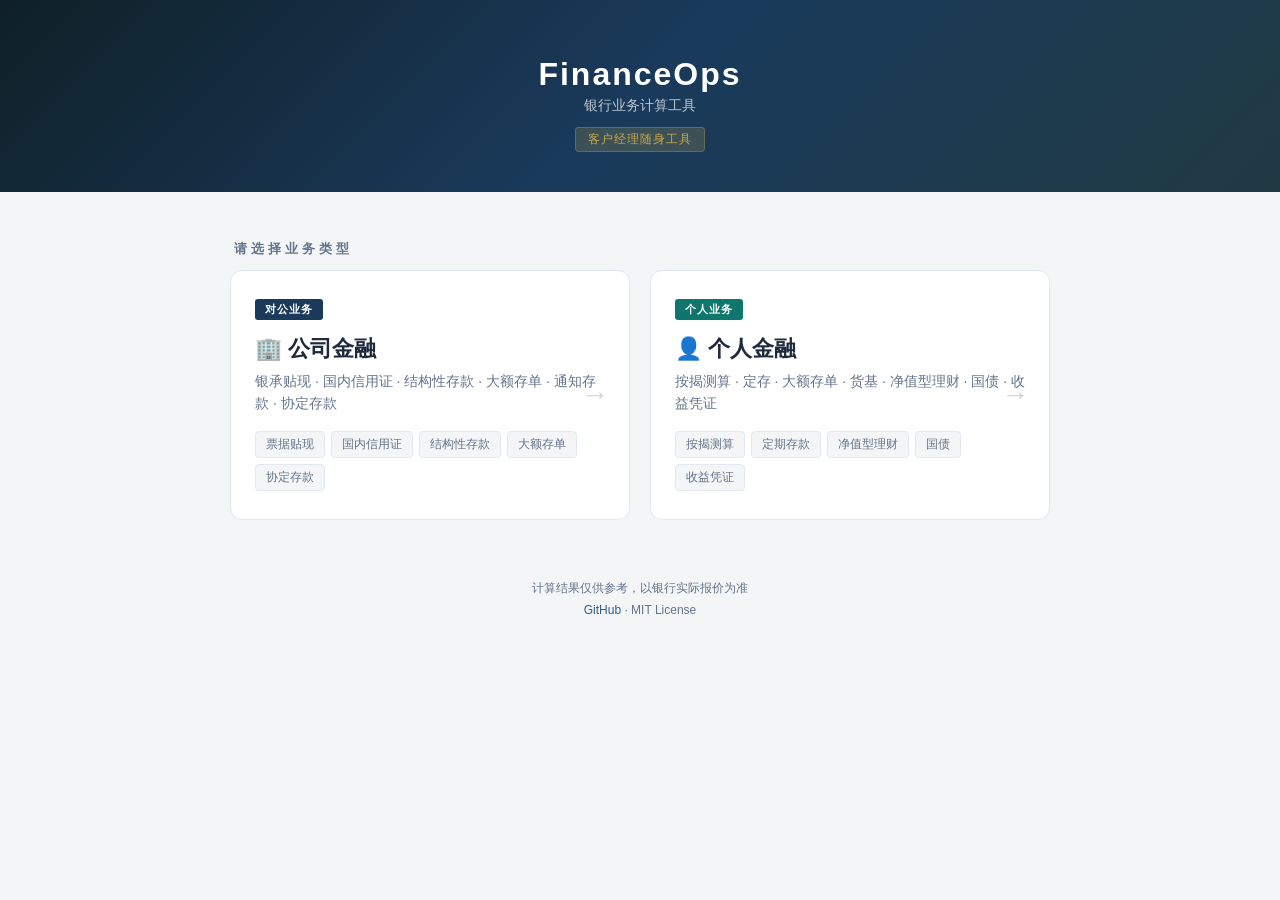
<file: index.html>
<!DOCTYPE html>
<html lang="zh-CN">
<head>
<meta charset="UTF-8">
<meta name="viewport" content="width=device-width, initial-scale=1.0, user-scalable=no">
<title>FinanceOps — 银行业务计算工具</title>
<style>
:root {
  --primary: #1a3a5c;
  --primary-light: #2d5f8a;
  --accent: #c9a94e;
  --bg: #f4f5f7;
  --card-bg: #ffffff;
  --text: #1e293b;
  --text-secondary: #64748b;
  --border: #e2e8f0;
  --green: #0f766e;
  --red: #b91c1c;
  --radius: 12px;
}
@media (prefers-color-scheme: dark) {
  :root {
    --bg: #0f172a;
    --card-bg: #1a2332;
    --text: #e2e8f0;
    --text-secondary: #94a3b8;
    --border: #1e3a5f;
    --primary: #2d5f8a;
    --primary-light: #3b82f6;
  }
}
* { box-sizing: border-box; margin: 0; padding: 0; }
body {
  font-family: -apple-system, BlinkMacSystemFont, "PingFang SC", "Hiragino Sans GB", "Microsoft YaHei", sans-serif;
  background: var(--bg); color: var(--text); min-height: 100vh;
}
.hero {
  background: linear-gradient(135deg, #0f2027 0%, #1a3a5c 50%, #203a43 100%);
  color: #fff; text-align: center; padding: 56px 20px 40px;
}
.hero h1 { font-size: 32px; font-weight: 700; letter-spacing: 2px; margin-bottom: 4px; }
.hero .sub { font-size: 14px; opacity: 0.7; font-weight: 400; margin-bottom: 12px; }
.hero .badge { display: inline-block; background: rgba(201,169,78,0.2); color: var(--accent);
  border: 1px solid rgba(201,169,78,0.3); border-radius: 4px; padding: 3px 12px; font-size: 12px; letter-spacing: 1px; }
.divider-section { max-width: 860px; margin: 0 auto; padding: 20px; }
.divider-section h2 { font-size: 13px; color: var(--text-secondary); text-transform: uppercase;
  letter-spacing: 4px; margin: 28px 0 12px; padding-left: 4px; }
.entrance-grid { display: grid; grid-template-columns: 1fr 1fr; gap: 20px; }
@media (max-width: 600px) { .entrance-grid { grid-template-columns: 1fr; } }
.entrance-card {
  display: block; background: var(--card-bg); border-radius: var(--radius);
  padding: 28px 24px; border: 1px solid var(--border); text-decoration: none;
  color: var(--text); transition: all 0.2s; position: relative; overflow: hidden;
}
.entrance-card:hover { transform: translateY(-2px); box-shadow: 0 8px 30px rgba(0,0,0,0.08); border-color: var(--primary-light); }
.entrance-card .badge-type { display: inline-block; padding: 3px 10px; border-radius: 3px;
  font-size: 11px; font-weight: 700; letter-spacing: 1px; margin-bottom: 14px; }
.entrance-card .badge-type.corp { background: var(--primary); color: #fff; }
.entrance-card .badge-type.personal { background: #0f766e; color: #fff; }
.entrance-card h3 { font-size: 22px; font-weight: 700; margin-bottom: 6px; }
.entrance-card .desc { font-size: 14px; color: var(--text-secondary); line-height: 1.6; margin-bottom: 16px; }
.entrance-card .modules { display: flex; flex-wrap: wrap; gap: 6px; }
.entrance-card .module-tag { font-size: 12px; padding: 4px 10px; border-radius: 4px;
  background: var(--bg); color: var(--text-secondary); border: 1px solid var(--border); }
.entrance-card .arrow {
  position: absolute; right: 20px; top: 50%; transform: translateY(-50%);
  font-size: 28px; color: var(--text-secondary); opacity: 0.3; transition: all 0.2s;
}
.entrance-card:hover .arrow { opacity: 0.6; transform: translateY(-50%) translateX(4px); }
.footer { text-align: center; padding: 40px 20px; color: var(--text-secondary); font-size: 12px; }
.footer a { color: var(--primary-light); text-decoration: none; }
</style>
</head>
<body>

<div class="hero">
  <h1>FinanceOps</h1>
  <p class="sub">银行业务计算工具</p>
  <span class="badge">客户经理随身工具</span>
</div>

<div class="divider-section">
  <h2>请选择业务类型</h2>
  <div class="entrance-grid">
    <a href="corp.html" class="entrance-card">
      <span class="badge-type corp">对公业务</span>
      <h3>🏢 公司金融</h3>
      <p class="desc">银承贴现 · 国内信用证 · 结构性存款 · 大额存单 · 通知存款 · 协定存款</p>
      <div class="modules">
        <span class="module-tag">票据贴现</span>
        <span class="module-tag">国内信用证</span>
        <span class="module-tag">结构性存款</span>
        <span class="module-tag">大额存单</span>
        <span class="module-tag">协定存款</span>
      </div>
      <span class="arrow">→</span>
    </a>
    <a href="personal.html" class="entrance-card">
      <span class="badge-type personal">个人业务</span>
      <h3>👤 个人金融</h3>
      <p class="desc">按揭测算 · 定存 · 大额存单 · 货基 · 净值型理财 · 国债 · 收益凭证</p>
      <div class="modules">
        <span class="module-tag">按揭测算</span>
        <span class="module-tag">定期存款</span>
        <span class="module-tag">净值型理财</span>
        <span class="module-tag">国债</span>
        <span class="module-tag">收益凭证</span>
      </div>
      <span class="arrow">→</span>
    </a>
  </div>
</div>

<footer class="footer">
  <p>计算结果仅供参考，以银行实际报价为准</p>
  <p style="margin-top:6px"><a href="https://github.com/koalazzy/finance-ops" target="_blank">GitHub</a> · MIT License</p>
</footer>

</body>
</html>
</file>
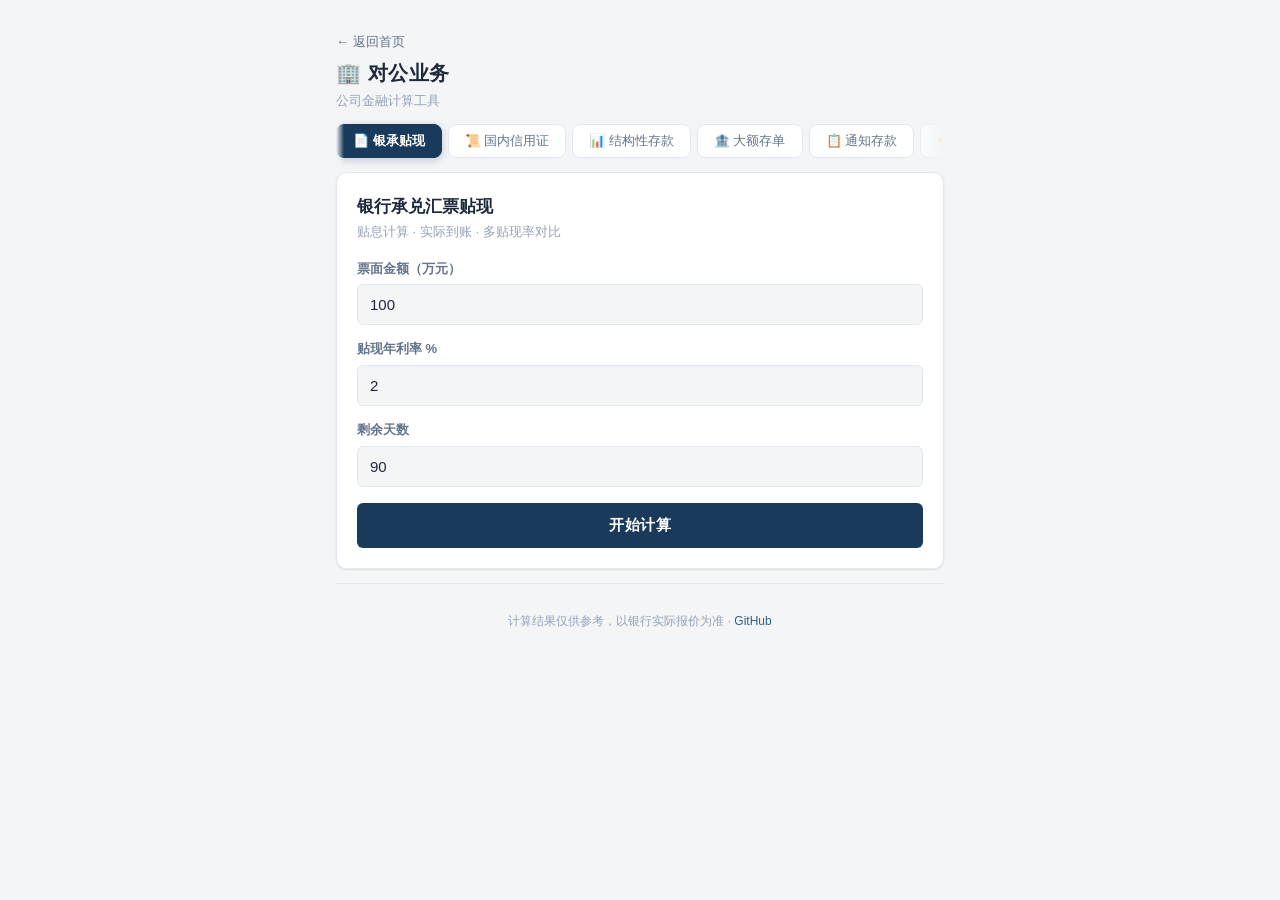
<file: corp.html>
<!DOCTYPE html>
<html lang="zh-CN">
<head>
<meta charset="UTF-8">
<meta name="viewport" content="width=device-width, initial-scale=1.0, user-scalable=no">
<title>对公业务 — FinanceOps</title>
<link rel="stylesheet" href="css/style.css">
</head>
<body>
<div class="app">
  <header class="header">
    <a href="index.html" class="back-link">← 返回首页</a>
    <h1 class="logo">🏢 对公业务</h1>
    <p class="subtitle">公司金融计算工具</p>
  </header>

  <nav class="tabs" id="tabs">
    <button class="tab active" data-tab="acceptance">📄 银承贴现</button>
    <button class="tab" data-tab="lc">📜 国内信用证</button>
    <button class="tab" data-tab="structured">📊 结构性存款</button>
    <button class="tab" data-tab="cd">🏦 大额存单</button>
    <button class="tab" data-tab="notice">📋 通知存款</button>
    <button class="tab" data-tab="agreement">🤝 协定存款</button>
  </nav>

  <main class="content" id="content"></main>

  <footer class="footer">
    <p>计算结果仅供参考，以银行实际报价为准 · <a href="https://github.com/koalazzy/finance-ops" target="_blank">GitHub</a></p>
  </footer>
</div>
<script src="js/calculator.js"></script>
<script src="js/corp.js"></script>
</body>
</html>
</file>
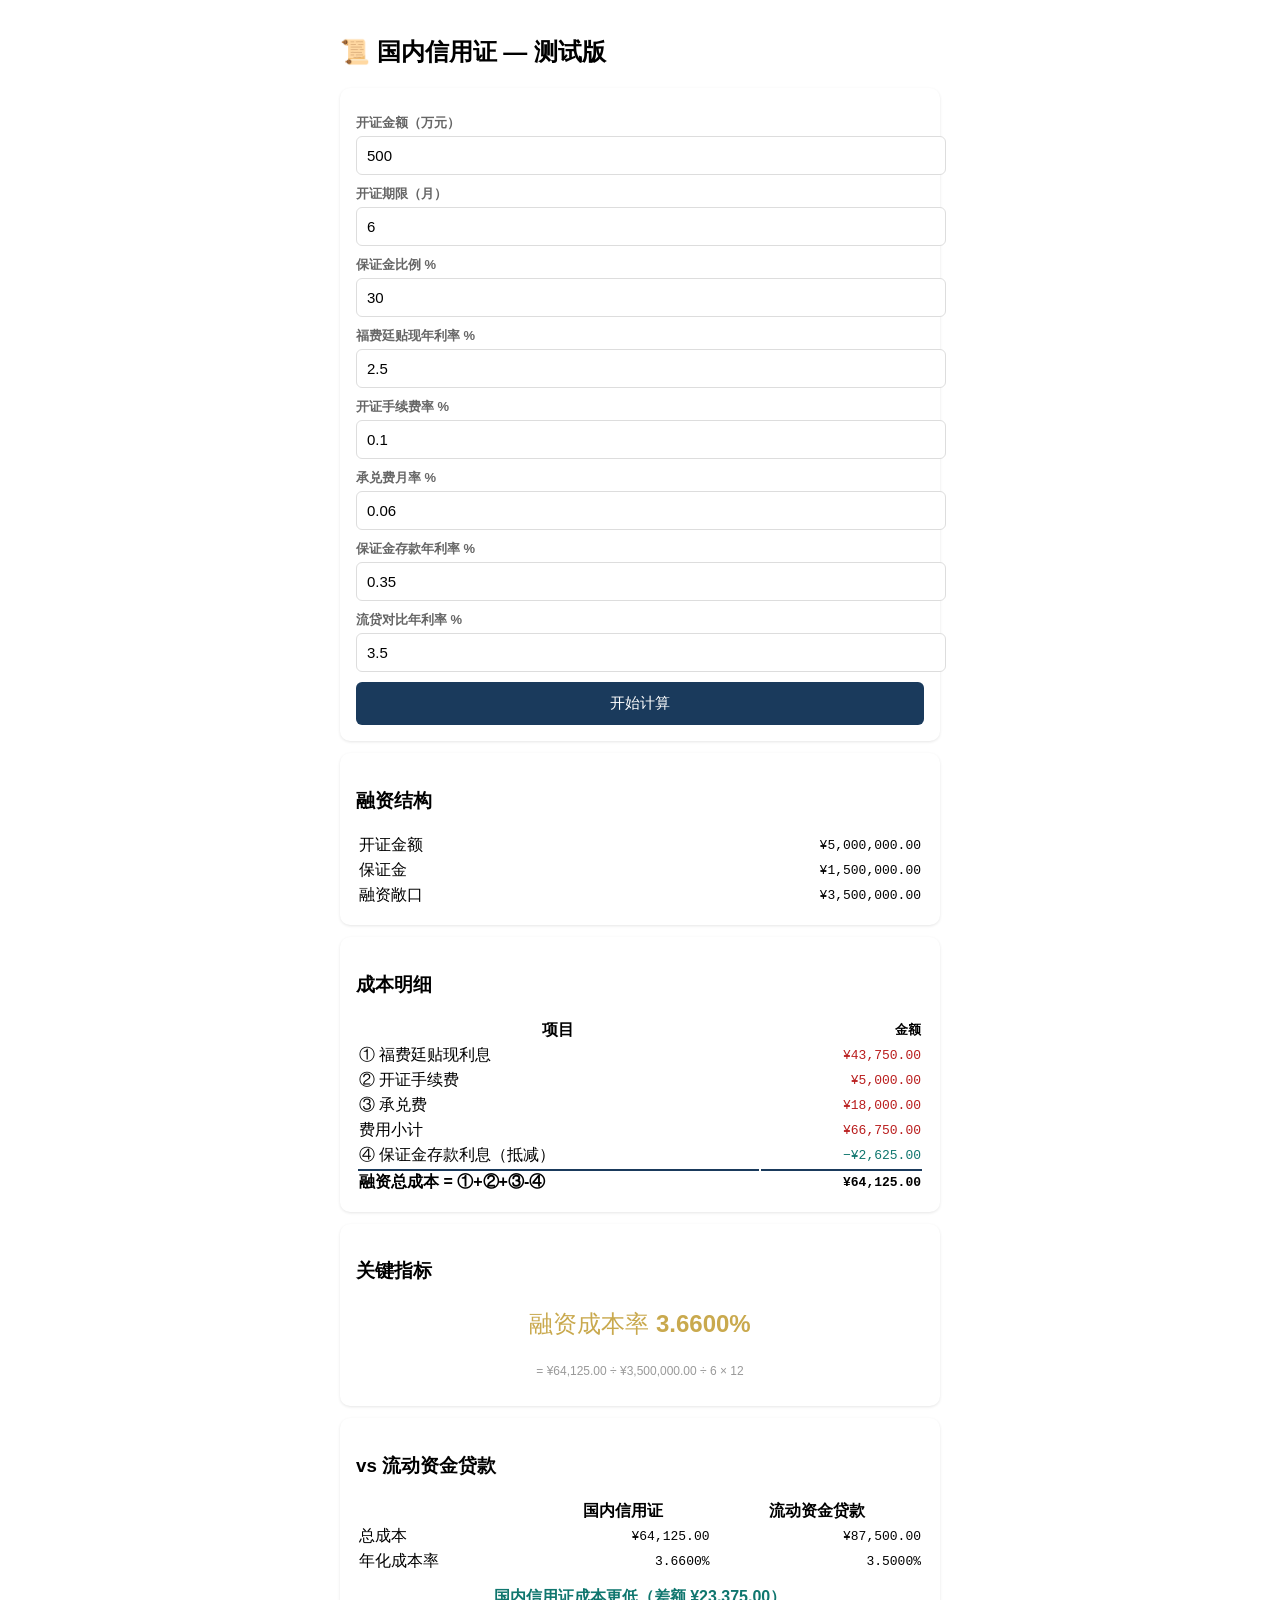
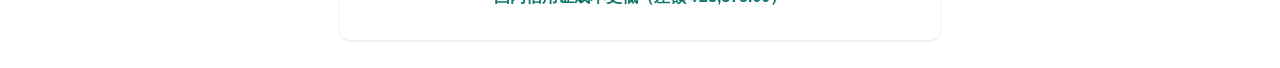
<file: lc-test.html>
<!DOCTYPE html>
<html lang="zh-CN">
<head>
<meta charset="UTF-8">
<meta name="viewport" content="width=device-width, initial-scale=1.0, user-scalable=no">
<title>国内信用证测试</title>
<style>
body { font-family: -apple-system, "PingFang SC", sans-serif; max-width: 600px; margin: 0 auto; padding: 16px; }
.card { background: #fff; border-radius: 10px; padding: 16px; margin: 12px 0; box-shadow: 0 1px 3px rgba(0,0,0,0.1); }
.field { margin: 10px 0; }
.field label { display: block; font-size: 13px; font-weight: 600; color: #666; margin-bottom: 4px; }
.field input { width: 100%; padding: 10px; border: 1px solid #ddd; border-radius: 6px; font-size: 15px; }
.btn { width: 100%; padding: 12px; background: #1a3a5c; color: #fff; border: none; border-radius: 6px; font-size: 15px; }
.num { text-align: right; font-family: monospace; }
.red { color: #b91c1c; } .green { color: #0f766e; }
.total-row td { border-top: 2px solid #1a3a5c; font-weight: 700; }
</style>
</head>
<body>
<h2>📜 国内信用证 — 测试版</h2>
<div class="card">
  <div class="field"><label>开证金额（万元）</label><input type="number" id="l_amount" value="500"></div>
  <div class="field"><label>开证期限（月）</label><input type="number" id="l_months" value="6"></div>
  <div class="field"><label>保证金比例 %</label><input type="number" id="l_margin" value="30"></div>
  <div class="field"><label>福费廷贴现年利率 %</label><input type="number" id="l_forfeit" value="2.5" step="0.01"></div>
  <div class="field"><label>开证手续费率 %</label><input type="number" id="l_issuing" value="0.1" step="0.01"></div>
  <div class="field"><label>承兑费月率 %</label><input type="number" id="l_accept" value="0.06" step="0.01"></div>
  <div class="field"><label>保证金存款年利率 %</label><input type="number" id="l_deposit" value="0.35" step="0.01"></div>
  <div class="field"><label>流贷对比年利率 %</label><input type="number" id="l_loan" value="3.5" step="0.01"></div>
  <button class="btn" onclick="calc()">开始计算</button>
</div>
<div id="result"></div>

<script>
// Inline calculator
const F = {
  round2(v) { return Math.round(v * 100) / 100; },
  round4(v) { return Math.round(v * 10000) / 10000; },

  letterOfCreditV2(amount, months, opts = {}) {
    const marginRatio = opts.marginRatio ?? 0.3;
    const marginDepositRate = opts.marginDepositRate ?? 0.0035;
    const forfeitingRate = opts.forfeitingRate ?? 0.025;
    const issuingFeeRate = opts.issuingFeeRate ?? 0.001;
    const acceptanceFeeMonthly = opts.acceptanceFeeMonthly ?? 0.0006;
    const margin = this.round2(amount * marginRatio);
    const exposure = this.round2(amount - margin);
    const issuingFee = this.round2(amount * issuingFeeRate);
    const acceptanceFee = this.round2(amount * acceptanceFeeMonthly * months);
    const forfeitingInterest = this.round2(exposure * forfeitingRate * months / 12);
    const marginDepositIncome = this.round2(margin * marginDepositRate * months / 12);
    const totalCost = this.round2(forfeitingInterest + issuingFee + acceptanceFee - marginDepositIncome);
    const costRate = this.round4(totalCost / exposure * 12 / months);
    return { amount, months, margin, marginRatio, marginDepositRate, exposure,
      detail: { forfeitingInterest, issuingFee, acceptanceFee, marginDepositIncome },
      feeSubtotal: this.round2(forfeitingInterest + issuingFee + acceptanceFee),
      totalCost, costRate };
  },

  lcVsLoanV2(amount, months, lcOpts = {}, loanAnnualRate = 0.035) {
    const lc = this.letterOfCreditV2(amount, months, lcOpts);
    const loanInterest = this.round2(amount * loanAnnualRate * months / 12);
    const loanCostRate = this.round4(loanInterest / amount * 12 / months);
    return {
      lc: { totalCost: lc.totalCost, costRate: lc.costRate, detail: lc.detail,
            margin: lc.margin, marginRatio: lc.marginRatio, exposure: lc.exposure,
            months: lc.months, feeSubtotal: lc.feeSubtotal },
      loan: { totalCost: loanInterest, costRate: loanCostRate },
      difference: this.round2(lc.totalCost - loanInterest),
      recommendation: lc.totalCost < loanInterest ? '国内信用证成本更低' : '流动资金贷款成本更低'
    };
  }
};

function fmt(n) { return n.toLocaleString('zh-CN', {minimumFractionDigits:2,maximumFractionDigits:2}); }

function calc() {
  const amount = parseFloat(document.getElementById('l_amount').value) * 10000;
  const months = parseInt(document.getElementById('l_months').value);
  const opts = {
    marginRatio: parseFloat(document.getElementById('l_margin').value) / 100,
    marginDepositRate: parseFloat(document.getElementById('l_deposit').value) / 100,
    forfeitingRate: parseFloat(document.getElementById('l_forfeit').value) / 100,
    issuingFeeRate: parseFloat(document.getElementById('l_issuing').value) / 100,
    acceptanceFeeMonthly: parseFloat(document.getElementById('l_accept').value) / 100
  };
  const loanRate = parseFloat(document.getElementById('l_loan').value) / 100;

  console.log('Input:', { amount, months, opts, loanRate });
  const c = F.lcVsLoanV2(amount, months, opts, loanRate);
  console.log('Result:', c);
  const d = c.lc.detail;

  document.getElementById('result').innerHTML = `
    <div class="card">
      <h3>融资结构</h3>
      <table width="100%">
        <tr><td>开证金额</td><td class="num">¥${fmt(c.lc.margin + c.lc.exposure)}</td></tr>
        <tr><td>保证金</td><td class="num">¥${fmt(c.lc.margin)}</td></tr>
        <tr><td>融资敞口</td><td class="num">¥${fmt(c.lc.exposure)}</td></tr>
      </table>
    </div>
    <div class="card">
      <h3>成本明细</h3>
      <table width="100%">
        <tr><th>项目</th><th class="num">金额</th></tr>
        <tr><td>① 福费廷贴现利息</td><td class="num red">¥${fmt(d.forfeitingInterest)}</td></tr>
        <tr><td>② 开证手续费</td><td class="num red">¥${fmt(d.issuingFee)}</td></tr>
        <tr><td>③ 承兑费</td><td class="num red">¥${fmt(d.acceptanceFee)}</td></tr>
        <tr><td>费用小计</td><td class="num red">¥${fmt(c.lc.feeSubtotal)}</td></tr>
        <tr><td>④ 保证金存款利息（抵减）</td><td class="num green">−¥${fmt(d.marginDepositIncome)}</td></tr>
        <tr class="total-row"><td>融资总成本 = ①+②+③-④</td><td class="num">¥${fmt(c.lc.totalCost)}</td></tr>
      </table>
    </div>
    <div class="card">
      <h3>关键指标</h3>
      <p style="font-size:24px;text-align:center;color:#c9a94e">融资成本率 <strong>${(c.lc.costRate*100).toFixed(4)}%</strong></p>
      <p style="text-align:center;color:#999;font-size:12px">= ¥${fmt(c.lc.totalCost)} ÷ ¥${fmt(c.lc.exposure)} ÷ ${c.lc.months} × 12</p>
    </div>
    <div class="card">
      <h3>vs 流动资金贷款</h3>
      <table width="100%">
        <tr><th></th><th>国内信用证</th><th>流动资金贷款</th></tr>
        <tr><td>总成本</td><td class="num">¥${fmt(c.lc.totalCost)}</td><td class="num">¥${fmt(c.loan.totalCost)}</td></tr>
        <tr><td>年化成本率</td><td class="num">${(c.lc.costRate*100).toFixed(4)}%</td><td class="num">${(c.loan.costRate*100).toFixed(4)}%</td></tr>
      </table>
      <p style="text-align:center;margin-top:12px;font-weight:700;color:${c.difference<0?'#0f766e':'#b91c1c'}">${c.recommendation}（差额 ¥${fmt(Math.abs(c.difference))}）</p>
    </div>
  `;
}

// Auto-calc on load
window.onload = () => calc();
</script>
</body>
</html>
</file>
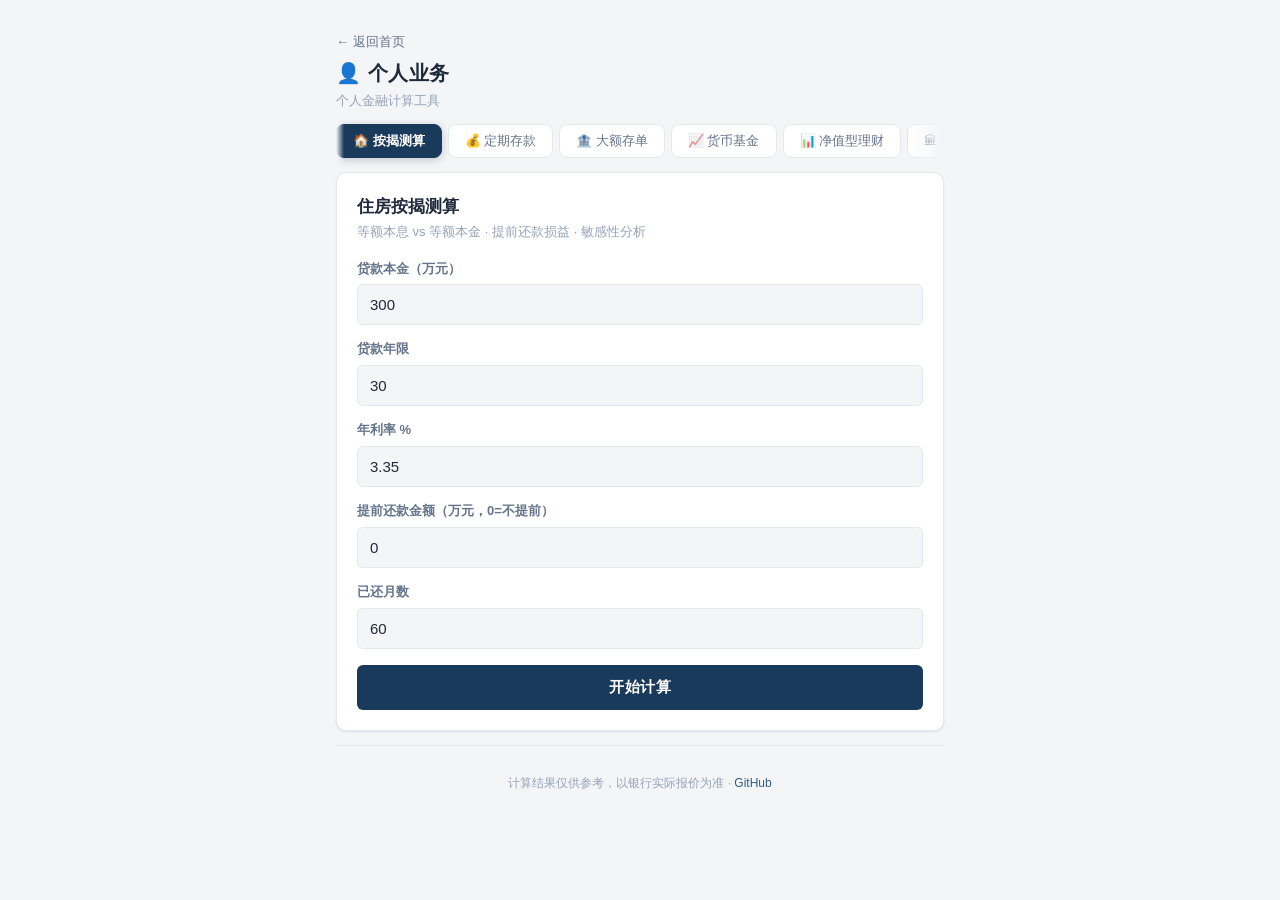
<file: personal.html>
<!DOCTYPE html>
<html lang="zh-CN">
<head>
<meta charset="UTF-8">
<meta name="viewport" content="width=device-width, initial-scale=1.0, user-scalable=no">
<title>个人业务 — FinanceOps</title>
<link rel="stylesheet" href="css/style.css">
</head>
<body>
<div class="app">
  <header class="header">
    <a href="index.html" class="back-link">← 返回首页</a>
    <h1 class="logo">👤 个人业务</h1>
    <p class="subtitle">个人金融计算工具</p>
  </header>

  <nav class="tabs" id="tabs">
    <button class="tab active" data-tab="mortgage">🏠 按揭测算</button>
    <button class="tab" data-tab="deposit">💰 定期存款</button>
    <button class="tab" data-tab="cd">🏦 大额存单</button>
    <button class="tab" data-tab="fund">📈 货币基金</button>
    <button class="tab" data-tab="nav">📊 净值型理财</button>
    <button class="tab" data-tab="bond">🏛 国债</button>
    <button class="tab" data-tab="broker">📜 收益凭证</button>
  </nav>

  <main class="content" id="content"></main>

  <footer class="footer">
    <p>计算结果仅供参考，以银行实际报价为准 · <a href="https://github.com/koalazzy/finance-ops" target="_blank">GitHub</a></p>
  </footer>
</div>
<script src="js/calculator.js"></script>
<script src="js/personal.js"></script>
</body>
</html>
</file>
<file: css/style.css>
/* ============================================================
   FinanceOps — 银行级专业风格
   深色金领配色 · 移动端优先 · 暗色模式
   ============================================================ */

:root {
  --primary: #1a3a5c;
  --primary-light: #2d5f8a;
  --accent: #c9a94e;
  --bg: #f4f5f7;
  --card-bg: #ffffff;
  --text: #1e293b;
  --text-secondary: #64748b;
  --text-muted: #94a3b8;
  --border: #e2e8f0;
  --border-light: #f1f5f9;
  --green: #0f766e;
  --green-bg: #f0fdfa;
  --red: #b91c1c;
  --red-bg: #fef2f2;
  --radius: 10px;
  --radius-sm: 6px;
  --shadow: 0 1px 3px rgba(0,0,0,0.04), 0 1px 2px rgba(0,0,0,0.06);
  --shadow-md: 0 4px 16px rgba(0,0,0,0.06);
}

@media (prefers-color-scheme: dark) {
  :root {
    --bg: #0f172a;
    --card-bg: #1a2332;
    --text: #e2e8f0;
    --text-secondary: #94a3b8;
    --text-muted: #64748b;
    --border: #1e3a5f;
    --border-light: #162236;
    --green-bg: #0c2d2a;
    --red-bg: #2d1414;
    --shadow: 0 1px 3px rgba(0,0,0,0.2);
    --shadow-md: 0 4px 16px rgba(0,0,0,0.3);
  }
}

* { box-sizing: border-box; margin: 0; padding: 0; }

body {
  font-family: -apple-system, BlinkMacSystemFont, "PingFang SC", "Hiragino Sans GB", "Microsoft YaHei", sans-serif;
  background: var(--bg); color: var(--text); line-height: 1.6; min-height: 100vh;
  -webkit-font-smoothing: antialiased;
}

.app { max-width: 640px; margin: 0 auto; padding: 12px 16px; }

/* Back link */
.back-link {
  display: inline-block; font-size: 13px; color: var(--text-secondary);
  text-decoration: none; margin-bottom: 4px; transition: color 0.15s;
}
.back-link:hover { color: var(--accent); }

/* Header */
.header { padding: 16px 0 8px; }
.logo { font-size: 20px; font-weight: 700; color: var(--text); letter-spacing: 0.5px; }
.subtitle { font-size: 13px; color: var(--text-muted); margin-top: 2px; }

/* Tabs */
.tabs {
  display: flex; gap: 6px; overflow-x: auto; -webkit-overflow-scrolling: touch;
  padding: 4px 0 14px;
  mask-image: linear-gradient(to right, transparent, black 8px, black calc(100% - 36px), transparent);
  -webkit-mask-image: linear-gradient(to right, transparent, black 8px, black calc(100% - 36px), transparent);
}

.tab {
  flex-shrink: 0; padding: 7px 16px; border: 1px solid var(--border);
  border-radius: 8px; background: var(--card-bg); color: var(--text-secondary);
  font-size: 13px; cursor: pointer; white-space: nowrap;
  transition: all 0.15s; font-weight: 500;
}

.tab:hover { border-color: var(--primary-light); color: var(--text); }
.tab.active {
  background: var(--primary); color: #fff; border-color: var(--primary); font-weight: 600;
  box-shadow: 0 2px 8px rgba(26,58,92,0.25);
}

/* Card */
.card {
  background: var(--card-bg); border-radius: var(--radius); padding: 20px;
  margin-bottom: 14px; box-shadow: var(--shadow); border: 1px solid var(--border);
}

.card h2 { font-size: 17px; font-weight: 700; color: var(--text); margin-bottom: 2px; }
.card h3 { font-size: 15px; font-weight: 700; color: var(--text); margin-bottom: 12px; padding-bottom: 8px; border-bottom: 2px solid var(--border); }
.card h4 { font-size: 13px; margin: 12px 0 6px; color: var(--text-muted); letter-spacing: 0.5px; text-transform: uppercase; }
.card .desc { font-size: 13px; color: var(--text-muted); margin-bottom: 16px; }

/* Form */
.field { margin-bottom: 14px; }

.field label {
  display: block; font-size: 13px; font-weight: 600; margin-bottom: 5px;
  color: var(--text-secondary);
}

.field input[type="number"],
.field input[type="text"],
.field select {
  width: 100%; padding: 11px 12px; border: 1px solid var(--border);
  border-radius: var(--radius-sm); font-size: 15px;
  background: var(--bg); color: var(--text); transition: all 0.15s;
  -webkit-appearance: none; appearance: none; font-family: inherit;
}

.field input:focus, .field select:focus {
  outline: none; border-color: var(--primary-light);
  box-shadow: 0 0 0 3px rgba(45,95,138,0.1);
}

.field input[type="checkbox"] { width: 18px; height: 18px; margin: 6px 0; accent-color: var(--primary); }

.btn-calc {
  width: 100%; padding: 13px; background: var(--primary); color: #fff;
  border: none; border-radius: var(--radius-sm); font-size: 15px; font-weight: 600;
  cursor: pointer; margin-top: 2px; letter-spacing: 0.5px;
  transition: all 0.15s; font-family: inherit;
}
.btn-calc:hover { background: var(--primary-light); }
.btn-calc:active { transform: scale(0.98); }

/* Result animation */
.result { animation: fadeUp 0.25s ease-out; }
@keyframes fadeUp { from { opacity: 0; transform: translateY(10px); } }

/* Tables */
table { width: 100%; border-collapse: collapse; font-size: 13px; }
td, th { padding: 10px 8px; border-bottom: 1px solid var(--border-light); text-align: left; }
th { font-weight: 600; color: var(--text-muted); font-size: 12px; text-transform: uppercase; letter-spacing: 0.5px; }
tr:last-child td { border-bottom: none; }
.num { text-align: right; font-variant-numeric: tabular-nums; font-family: "SF Mono", "Menlo", monospace; }
.bold { font-weight: 700; }
.green { color: var(--green); }
.red { color: var(--red); }
.total-row td { border-top: 2px solid var(--primary); font-weight: 700; font-size: 14px; padding-top: 12px; }
.base-row { background: rgba(45,95,138,0.06); }
.hint { font-size: 12px; color: var(--text-muted); margin-top: 10px; line-height: 1.5; }

/* Footer */
.footer {
  text-align: center; padding: 28px 0; font-size: 12px; color: var(--text-muted);
  border-top: 1px solid var(--border); margin-top: 8px;
}
.footer a { color: var(--primary-light); text-decoration: none; }
</file>
